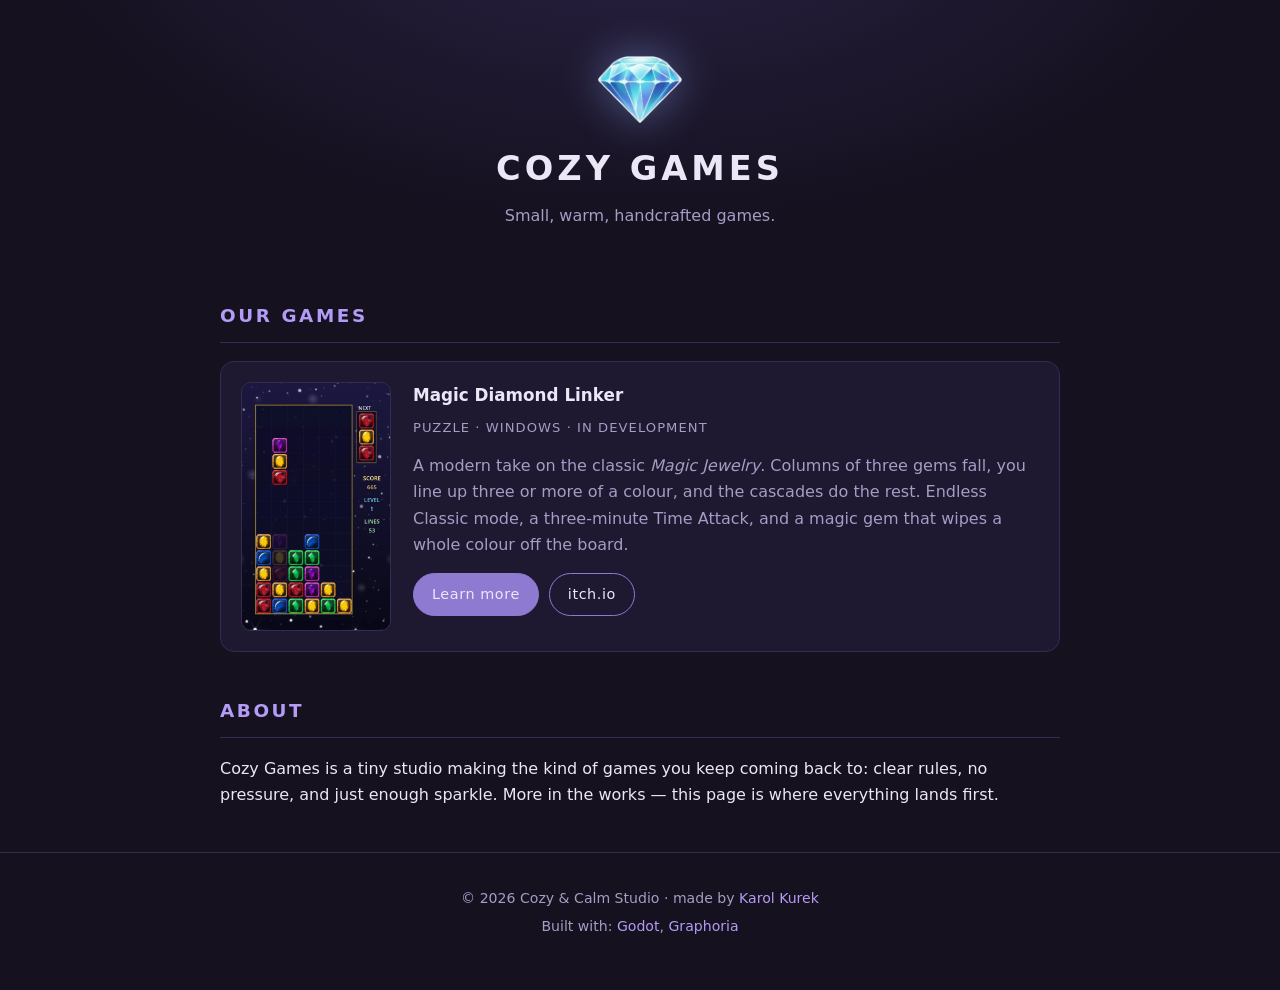
<file: index.html>
<!DOCTYPE html>
<html lang="en">
<head>
<meta charset="utf-8">
<meta name="viewport" content="width=device-width, initial-scale=1">
<title>Cozy Games</title>
<meta name="description" content="Cozy Games — small, warm, handcrafted games. Puzzle games you can sink into for five minutes or five hours.">
<link rel="icon" href="assets/favicon.png" type="image/png">
<link rel="stylesheet" href="assets/style.css">
</head>
<body>

<header class="site-header">
  <img class="logo" src="assets/diamond.png" alt="">
  <h1>Cozy Games</h1>
  <p class="tagline">Small, warm, handcrafted games.</p>
</header>

<main class="wrap">

  <section>
    <h2>Our Games</h2>
    <div class="games">

      <article class="card">
        <a href="games/magic-diamond-linker.html">
          <img class="thumb" src="games/magic_diamond_linker/screen1.webp" alt="Magic Diamond Linker gameplay">
        </a>
        <div>
          <h3><a href="games/magic-diamond-linker.html">Magic Diamond Linker</a></h3>
          <p class="meta">Puzzle &middot; Windows &middot; In development</p>
          <p>
            A modern take on the classic <em>Magic Jewelry</em>. Columns of three gems fall,
            you line up three or more of a colour, and the cascades do the rest.
            Endless Classic mode, a three&#8209;minute Time Attack, and a magic gem that
            wipes a whole colour off the board.
          </p>
          <div class="btn-row">
            <a class="btn primary" href="games/magic-diamond-linker.html">Learn more</a>
            <a class="btn" href="https://cozygamesdev.itch.io">itch.io</a>
          </div>
        </div>
      </article>

    </div>
  </section>

  <section>
    <h2>About</h2>
    <p>
      Cozy Games is a tiny studio making the kind of games you keep coming back to:
      clear rules, no pressure, and just enough sparkle. More in the works &mdash;
      this page is where everything lands first.
    </p>
  </section>

</main>

<footer>
  <div class="wrap">
    <p>&copy; 2026 Cozy &amp; Calm Studio &middot; made by <a href="https://karolkurek.pl/">Karol Kurek</a></p>
    <p>Built with:
      <a href="https://godotengine.org/pl/">Godot</a>,
      <a href="https://gitgraphoria.com">Graphoria</a>
    </p>
  </div>
</footer>

</body>
</html>
</file>
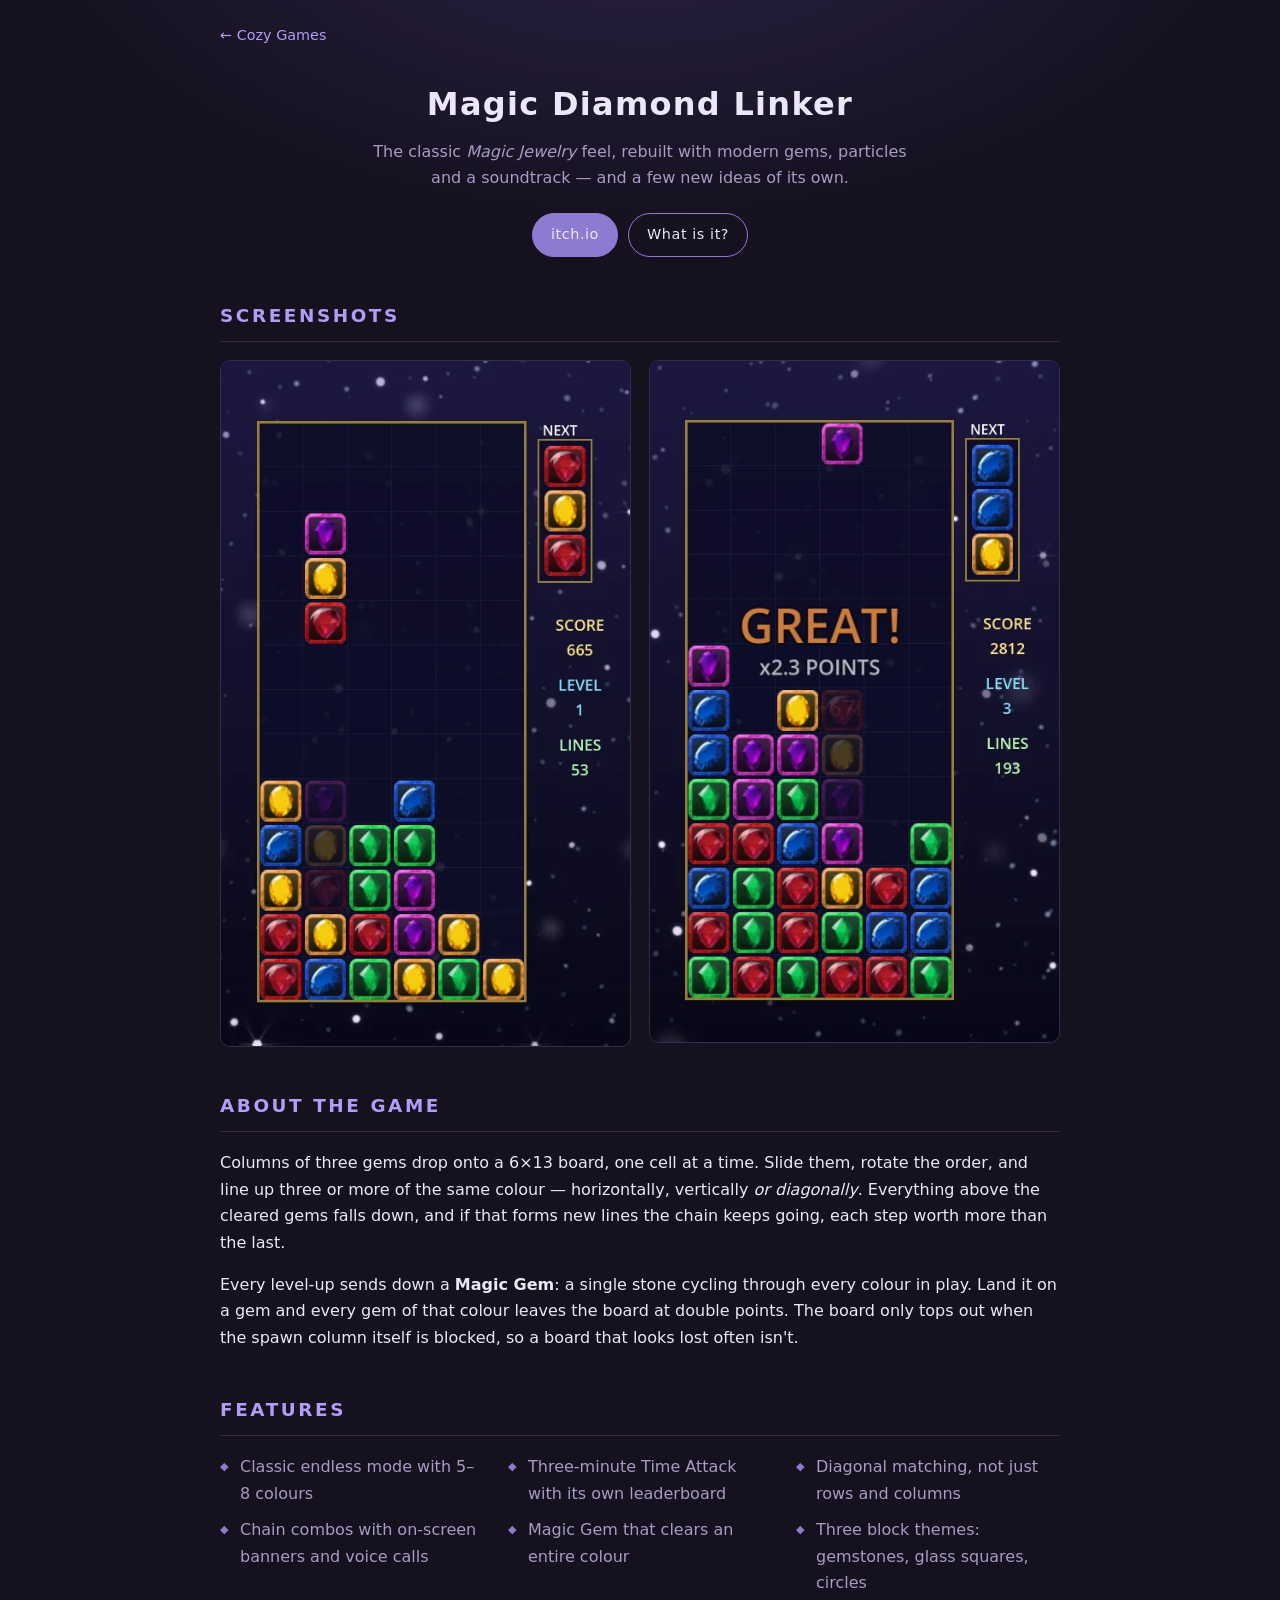
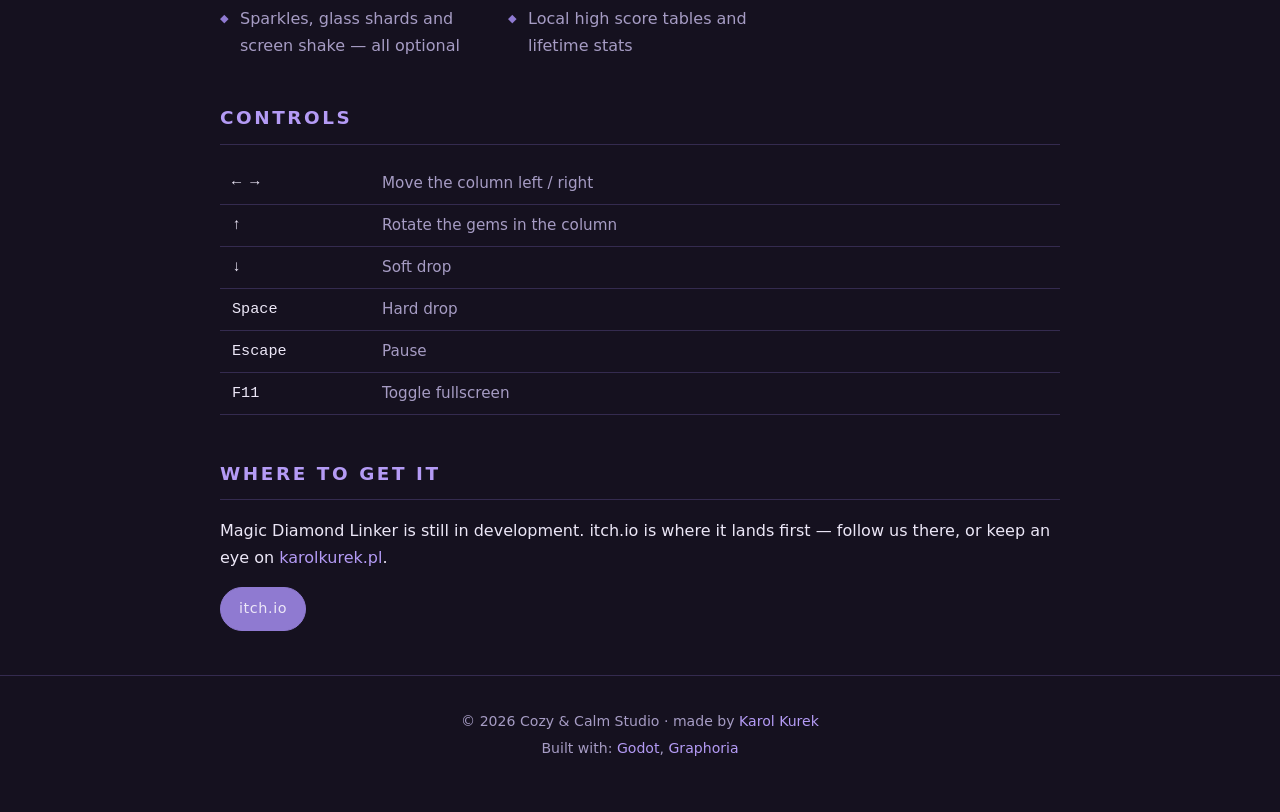
<file: games/magic-diamond-linker.html>
<!DOCTYPE html>
<html lang="en">
<head>
<meta charset="utf-8">
<meta name="viewport" content="width=device-width, initial-scale=1">
<title>Magic Diamond Linker &mdash; Cozy Games</title>
<meta name="description" content="Magic Diamond Linker — a modern take on the classic Magic Jewelry puzzle game. Falling gem columns, diagonal matches, chain combos and a 3-minute Time Attack.">
<link rel="icon" href="../assets/favicon.png" type="image/png">
<link rel="stylesheet" href="../assets/style.css">
</head>
<body>

<div class="wrap">
  <nav class="crumbs"><a href="../index.html">&larr; Cozy Games</a></nav>
</div>

<header class="hero wrap">
  <h1>Magic Diamond Linker</h1>
  <p class="sub">
    The classic <em>Magic Jewelry</em> feel, rebuilt with modern gems, particles
    and a soundtrack &mdash; and a few new ideas of its own.
  </p>
  <div class="btn-row" style="justify-content:center">
    <a class="btn primary" href="https://cozygamesdev.itch.io">itch.io</a>
    <a class="btn" href="#about">What is it?</a>
  </div>
</header>

<main class="wrap">

  <section>
    <h2>Screenshots</h2>
    <div class="shots">
      <img src="magic_diamond_linker/screen1.webp" alt="Falling gem column on the board">
      <img src="magic_diamond_linker/screen2.webp" alt="A GREAT! chain combo clearing gems">
    </div>
  </section>

  <section id="about">
    <h2>About the game</h2>
    <p>
      Columns of three gems drop onto a 6&times;13 board, one cell at a time. Slide them,
      rotate the order, and line up three or more of the same colour &mdash; horizontally,
      vertically <em>or diagonally</em>. Everything above the cleared gems falls down, and
      if that forms new lines the chain keeps going, each step worth more than the last.
    </p>
    <p>
      Every level&#8209;up sends down a <strong>Magic Gem</strong>: a single stone cycling through
      every colour in play. Land it on a gem and every gem of that colour leaves the board
      at double points. The board only tops out when the spawn column itself is blocked, so
      a board that looks lost often isn't.
    </p>
  </section>

  <section>
    <h2>Features</h2>
    <ul class="features">
      <li>Classic endless mode with 5&ndash;8 colours</li>
      <li>Three&#8209;minute Time Attack with its own leaderboard</li>
      <li>Diagonal matching, not just rows and columns</li>
      <li>Chain combos with on&#8209;screen banners and voice calls</li>
      <li>Magic Gem that clears an entire colour</li>
      <li>Three block themes: gemstones, glass squares, circles</li>
      <li>Sparkles, glass shards and screen shake &mdash; all optional</li>
      <li>Local high score tables and lifetime stats</li>
    </ul>
  </section>

  <section>
    <h2>Controls</h2>
    <table class="controls">
      <tr><td>&larr; &rarr;</td><td>Move the column left / right</td></tr>
      <tr><td>&uarr;</td><td>Rotate the gems in the column</td></tr>
      <tr><td>&darr;</td><td>Soft drop</td></tr>
      <tr><td>Space</td><td>Hard drop</td></tr>
      <tr><td>Escape</td><td>Pause</td></tr>
      <tr><td>F11</td><td>Toggle fullscreen</td></tr>
    </table>
  </section>

  <section>
    <h2>Where to get it</h2>
    <p>
      Magic Diamond Linker is still in development. itch.io is where it lands first &mdash;
      follow us there, or keep an eye on
      <a href="https://karolkurek.pl/">karolkurek.pl</a>.
    </p>
    <div class="btn-row">
      <a class="btn primary" href="https://cozygamesdev.itch.io">itch.io</a>
    </div>
  </section>

</main>

<footer>
  <div class="wrap">
    <p>&copy; 2026 Cozy &amp; Calm Studio &middot; made by <a href="https://karolkurek.pl/">Karol Kurek</a></p>
    <p>Built with:
      <a href="https://godotengine.org/pl/">Godot</a>,
      <a href="https://gitgraphoria.com">Graphoria</a>
    </p>
  </div>
</footer>

</body>
</html>
</file>
<file: assets/style.css>
:root {
  --bg: #15111f;
  --bg-deep: #0f0c17;
  --surface: #1e1830;
  --surface-hi: #272040;
  --line: #342b4f;
  --text: #ece7f7;
  --muted: #a69cc4;
  --accent: #b49bf5;
  --accent-soft: #8f7ad1;
  --radius: 14px;
  --maxw: 880px;
}

* { box-sizing: border-box; }

html { scroll-behavior: smooth; }

body {
  margin: 0;
  background:
    radial-gradient(900px 500px at 50% -120px, #2b2246 0%, rgba(43, 34, 70, 0) 70%),
    var(--bg);
  color: var(--text);
  font: 16px/1.65 "Segoe UI", system-ui, -apple-system, Roboto, Helvetica, Arial, sans-serif;
  -webkit-font-smoothing: antialiased;
}

.wrap {
  max-width: var(--maxw);
  margin: 0 auto;
  padding: 0 20px;
}

a { color: var(--accent); text-decoration: none; }
a:hover { text-decoration: underline; }

/* ---------- header ---------- */

.site-header {
  padding: 56px 0 28px;
  text-align: center;
}

.site-header img.logo {
  width: 84px;
  height: auto;
  filter: drop-shadow(0 0 22px rgba(140, 180, 255, 0.45));
}

.site-header h1 {
  margin: 10px 0 6px;
  font-size: 2.1rem;
  font-weight: 600;
  letter-spacing: 0.12em;
  text-transform: uppercase;
}

.site-header p.tagline {
  margin: 0;
  color: var(--muted);
  font-size: 1rem;
}

nav.crumbs {
  padding: 24px 0 0;
  font-size: 0.9rem;
  color: var(--muted);
}

/* ---------- sections ---------- */

main { padding-bottom: 40px; }

section { margin: 44px 0; }

h2 {
  font-size: 1.15rem;
  font-weight: 600;
  letter-spacing: 0.14em;
  text-transform: uppercase;
  color: var(--accent);
  margin: 0 0 18px;
  padding-bottom: 10px;
  border-bottom: 1px solid var(--line);
}

h3 { font-size: 1.05rem; margin: 0 0 8px; }

/* ---------- game cards ---------- */

.games { display: grid; gap: 20px; }

.card {
  display: grid;
  grid-template-columns: 150px 1fr;
  gap: 22px;
  padding: 20px;
  background: var(--surface);
  border: 1px solid var(--line);
  border-radius: var(--radius);
  transition: border-color 0.18s, transform 0.18s, background 0.18s;
}

.card:hover {
  border-color: var(--accent-soft);
  background: var(--surface-hi);
  transform: translateY(-2px);
}

.card .thumb {
  display: block;
  width: 100%;
  border-radius: 10px;
  border: 1px solid var(--line);
}

.card h3 a { color: var(--text); }

.card p { margin: 0 0 14px; color: var(--muted); }

.meta {
  margin: 0 0 14px;
  font-size: 0.82rem;
  letter-spacing: 0.08em;
  text-transform: uppercase;
  color: var(--accent-soft);
}

/* ---------- buttons ---------- */

.btn-row { display: flex; flex-wrap: wrap; gap: 10px; }

.btn {
  display: inline-block;
  padding: 9px 18px;
  border-radius: 999px;
  border: 1px solid var(--accent-soft);
  color: var(--text);
  font-size: 0.9rem;
  letter-spacing: 0.04em;
  transition: background 0.18s, border-color 0.18s;
}

.btn:hover {
  background: var(--accent-soft);
  text-decoration: none;
}

.btn.primary {
  background: var(--accent-soft);
  border-color: var(--accent-soft);
}

.btn.primary:hover { background: var(--accent); border-color: var(--accent); }

.btn.disabled {
  border-color: var(--line);
  color: var(--muted);
  cursor: default;
  pointer-events: none;
}

/* ---------- game page ---------- */

.hero {
  text-align: center;
  padding: 30px 0 0;
}

.hero h1 {
  margin: 0 0 8px;
  font-size: 2rem;
  font-weight: 600;
  letter-spacing: 0.04em;
}

.hero p.sub {
  margin: 0 auto 22px;
  max-width: 540px;
  color: var(--muted);
}

.shots {
  display: grid;
  grid-template-columns: repeat(auto-fit, minmax(220px, 1fr));
  gap: 18px;
}

.shots img {
  width: 100%;
  border-radius: 10px;
  border: 1px solid var(--line);
}

ul.features {
  margin: 0;
  padding: 0;
  list-style: none;
  display: grid;
  grid-template-columns: repeat(auto-fit, minmax(260px, 1fr));
  gap: 10px 24px;
}

ul.features li {
  padding-left: 20px;
  position: relative;
  color: var(--muted);
}

ul.features li::before {
  content: "\25C6";
  position: absolute;
  left: 0;
  color: var(--accent-soft);
  font-size: 0.7rem;
  top: 0.35em;
}

table.controls {
  width: 100%;
  border-collapse: collapse;
  font-size: 0.95rem;
}

table.controls td {
  padding: 8px 12px;
  border-bottom: 1px solid var(--line);
  color: var(--muted);
}

table.controls td:first-child {
  width: 150px;
  color: var(--text);
  font-family: Consolas, "Courier New", monospace;
}

/* ---------- footer ---------- */

footer {
  padding: 30px 0 48px;
  border-top: 1px solid var(--line);
  color: var(--muted);
  font-size: 0.88rem;
  text-align: center;
}

footer p { margin: 4px 0; }

@media (max-width: 560px) {
  .site-header { padding-top: 36px; }
  .card { grid-template-columns: 1fr; }
  .card .thumb { max-width: 180px; }
}
</file>
